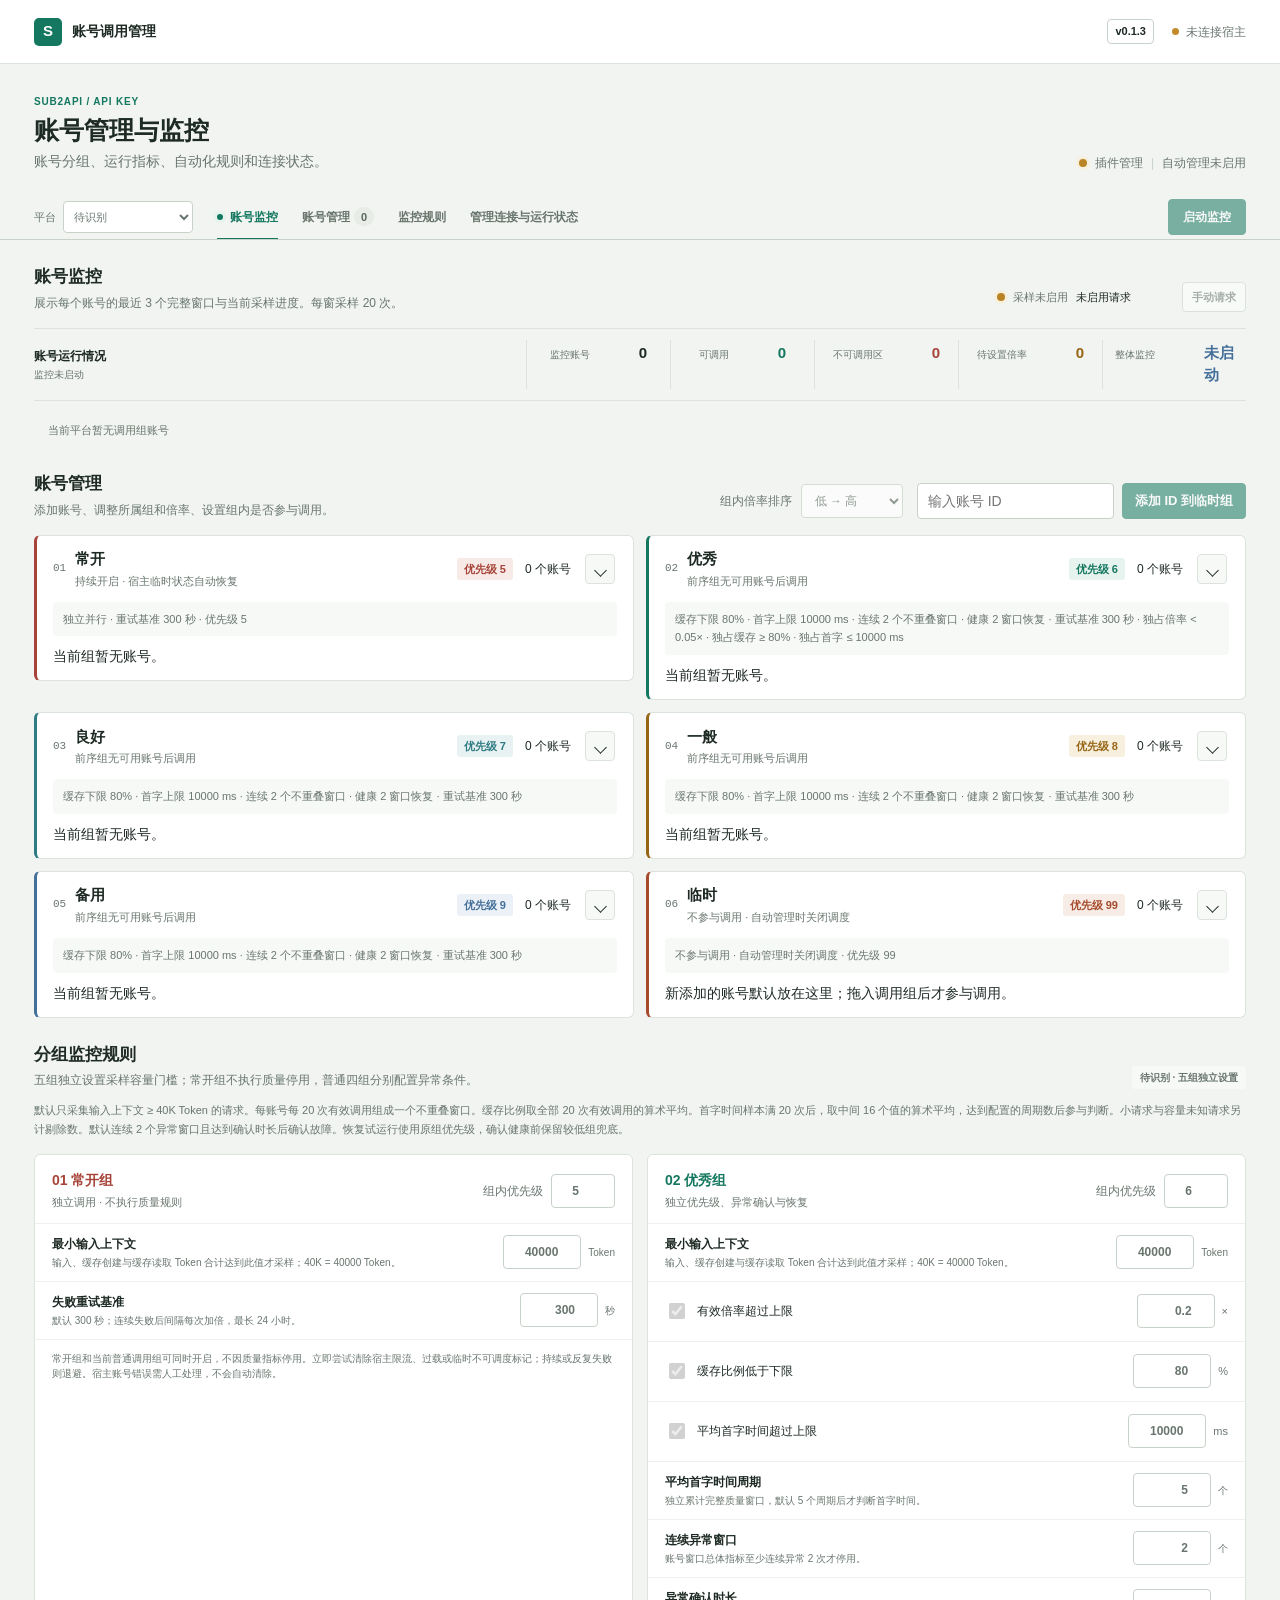
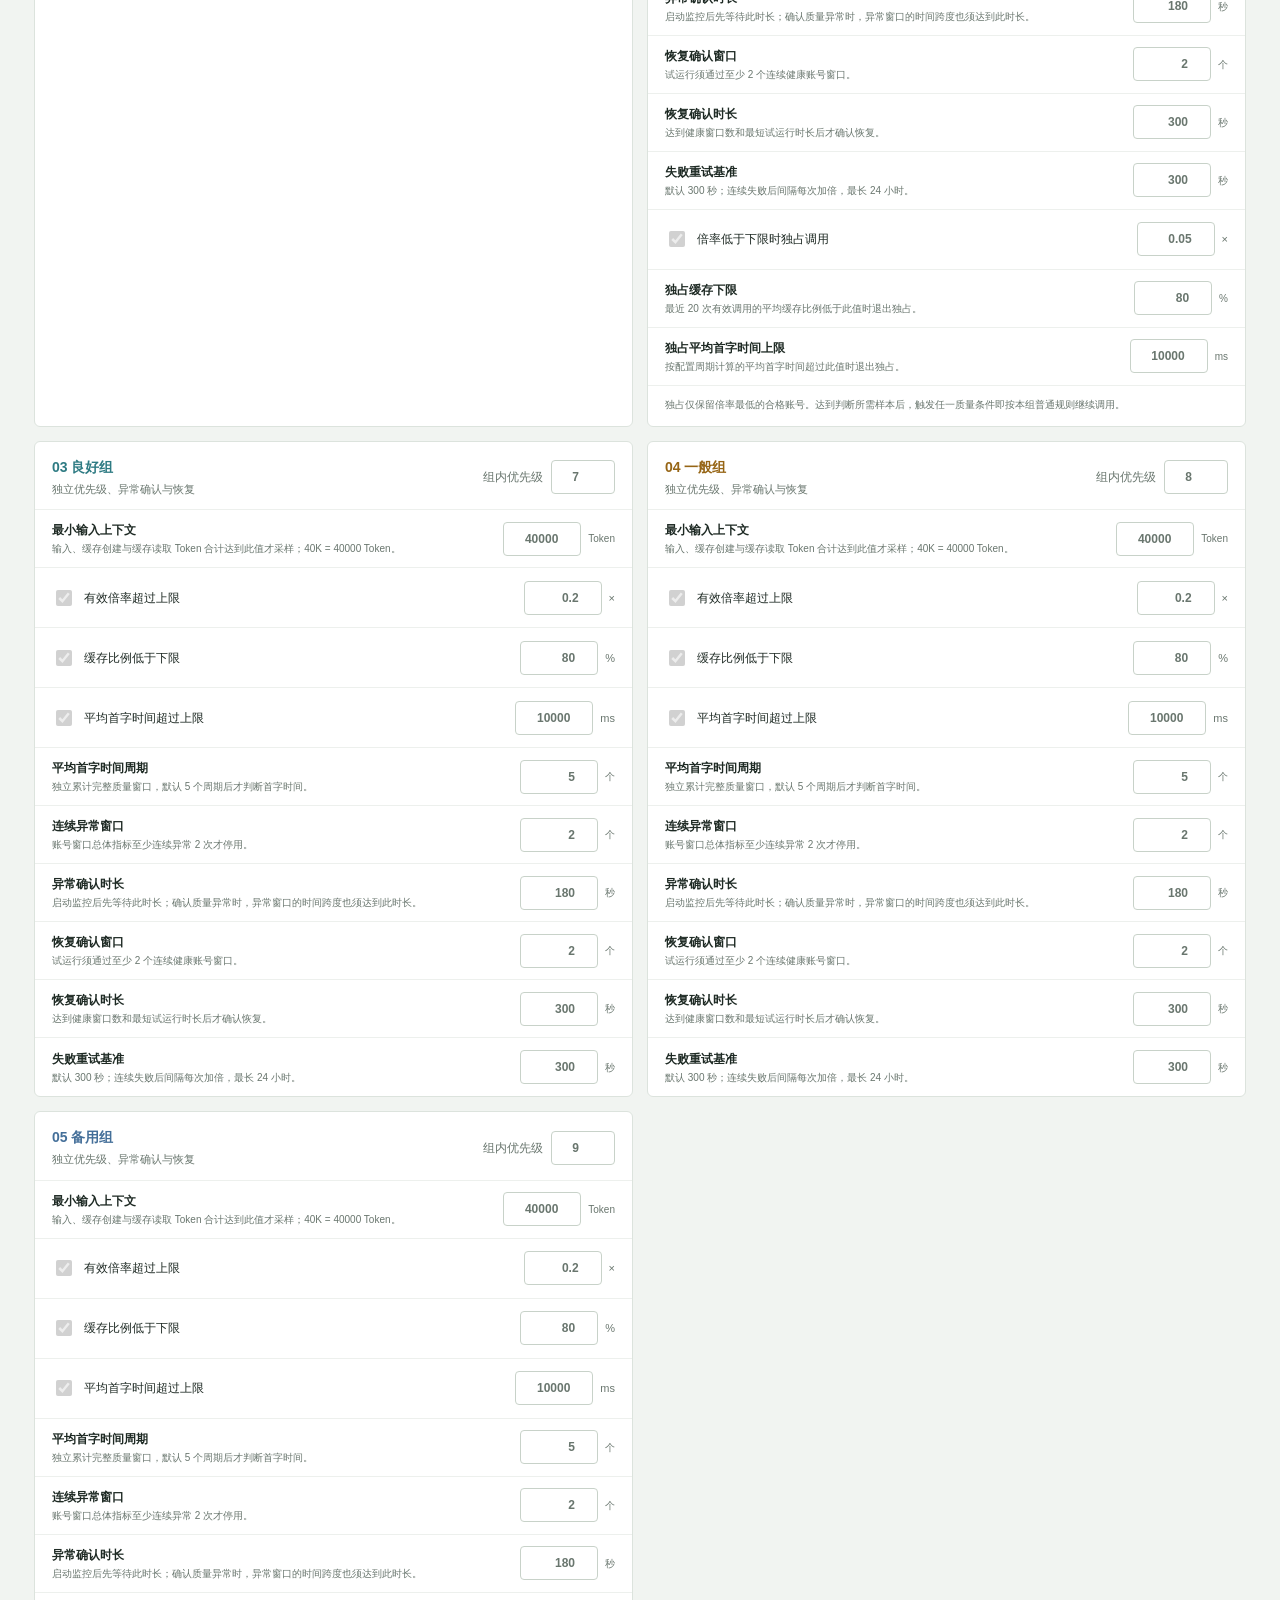
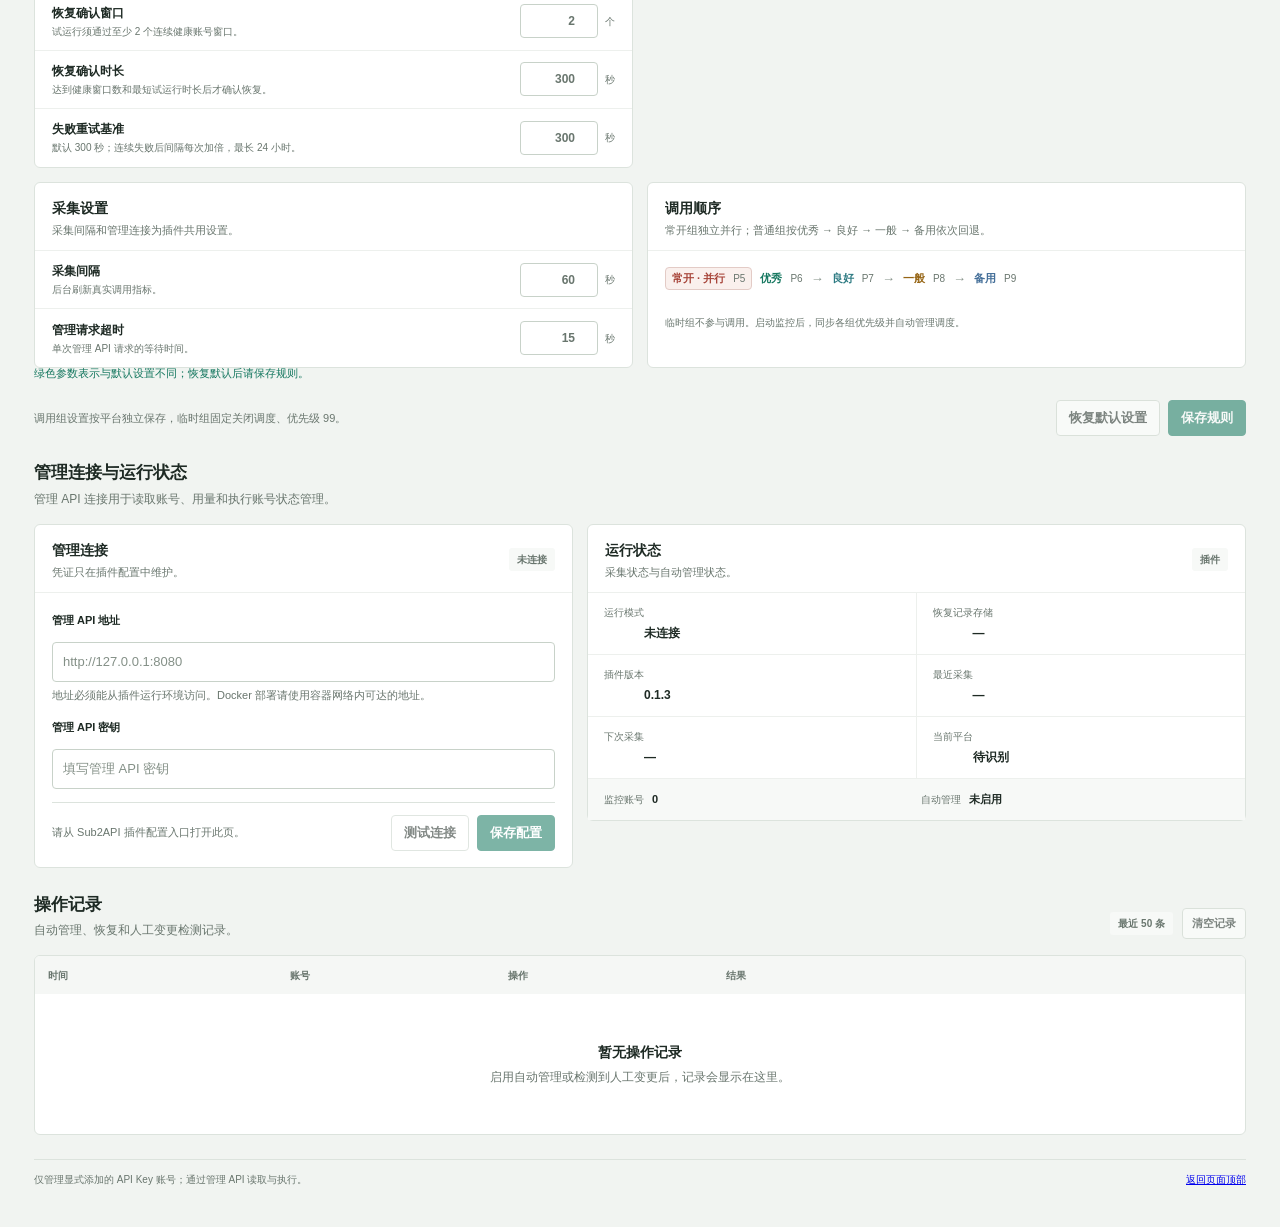
<file: ui/index.html>
<!doctype html>
<html lang="zh-CN">
<head>
  <meta charset="utf-8">
  <meta name="viewport" content="width=device-width, initial-scale=1">
  <meta name="color-scheme" content="light">
  <title>账号调用管理</title>
  <link rel="icon" href="data:,">
  <link rel="stylesheet" href="assets/styles.css">
  <script src="assets/app.js" defer></script>
</head>
<body>
  <div class="shell">
    <header class="topbar" id="top">
      <a class="brand" href="#top" aria-label="账号管理与监控首页">
        <span class="brand-mark">S</span>
        <span>账号调用管理</span>
      </a>
      <div class="topbar-right">
        <span class="version-label" id="top-version">v0.1.3</span>
        <span class="preview-tag"><span class="preview-dot"></span><span id="bridge-state">正在连接宿主</span></span>
      </div>
    </header>

    <main>
      <section class="intro">
        <div>
          <div class="eyebrow">SUB2API / API KEY</div>
          <h1>账号管理与监控</h1>
          <p class="lede">账号分组、运行指标、自动化规则和连接状态。</p>
        </div>
        <div class="runtime-state"><span class="state-indicator"></span><span>插件管理</span><span class="separator">|</span><span id="automation-status">待设置账号倍率</span></div>
      </section>
      <p id="action-message" class="inline-error" role="status" aria-live="polite" hidden></p>

      <nav class="section-nav" aria-label="页面目录">
        <div class="section-nav-links">
          <label class="platform-switch">平台 <select id="platform-select" aria-label="平台种类"><option value="unknown">待识别</option></select></label>
          <a class="active" aria-current="page" href="#view-monitor">账号监控</a>
          <a href="#view-groups">账号管理 <span class="tab-count" id="account-count">0</span></a>
          <a href="#view-rules">监控规则</a>
          <a href="#view-connection">管理连接与运行状态</a>
        </div>
        <button class="automation-action is-off" id="automation-toggle" type="button" disabled title="先保存管理连接并添加账号">启动监控</button>
      </nav>

      <section class="view" id="view-groups" aria-labelledby="groups-heading">
        <div class="view-heading">
          <div><h2 id="groups-heading">账号管理</h2><p>添加账号、调整所属组和倍率、设置组内是否参与调用。</p></div>
          <div class="group-view-actions">
            <div class="sort-control"><span>组内倍率排序</span><select id="sort-direction" aria-label="组内倍率排序方向"><option value="asc">低 → 高</option><option value="desc">高 → 低</option></select></div>
            <div id="add-account-form" class="add-account-form">
              <label class="sr-only" for="new-account-id">账号 ID</label>
              <input id="new-account-id" name="account_id" inputmode="numeric" pattern="[0-9]+" placeholder="输入账号 ID" aria-describedby="add-account-error" disabled>
              <button class="button primary" id="add-account-button" type="button" disabled>添加 ID 到临时组</button>
            </div>
          </div>
        </div>
        <p class="inline-error" id="add-account-error" role="status" hidden></p>

        <div id="groups-list" class="groups-list" aria-live="polite"></div>
      </section>

      <section class="view" id="view-monitor" aria-labelledby="monitor-heading">
        <div class="view-heading">
          <div><h2 id="monitor-heading">账号监控</h2><p>展示每个账号的最近 3 个完整窗口与当前采样进度。每窗采样 20 次。</p></div>
          <div class="monitor-refresh"><span class="state-indicator"></span><span id="monitor-poll-label">采样未启用</span><span id="monitor-countdown" class="monitor-countdown">未启用请求</span><button id="manual-poll" class="button manual-poll-button" type="button" disabled>手动请求</button></div>
        </div>
        <section class="account-overview" aria-labelledby="account-overview-heading">
          <div class="overview-heading"><h3 id="account-overview-heading">账号运行情况</h3><span id="overview-reason">监控未启动</span></div>
          <dl class="overview-metrics">
            <div class="overview-stat"><dt>监控账号</dt><dd id="overview-total">0</dd></div>
            <div class="overview-stat callable"><dt>可调用</dt><dd id="overview-callable">0</dd></div>
            <div class="overview-stat exceptional"><dt>不可调用区</dt><dd id="overview-exception">0</dd></div>
            <div class="overview-stat needs-rate"><dt>待设置倍率</dt><dd id="overview-needs-rate">0</dd></div>
            <div class="overview-stat overall"><dt>整体监控</dt><dd id="overview-state">未启动</dd></div>
          </dl>
        </section>
        <div class="route-strip" aria-label="当前调用组与顺序" hidden>
          <span class="route-label">调用顺序</span>
          <div id="route-order" class="route-order"></div>
        </div>
        <p id="monitor-empty" class="monitor-group-empty">当前平台暂无调用组账号</p>
        <div id="monitor-group-list" class="monitor-group-list"></div>
        <template id="monitor-table-template">
          <div class="monitor-table-frame">
            <table class="account-table monitor-table">
              <thead><tr><th scope="col">账号</th><th scope="col">采用倍率</th><th scope="col">调度情况</th><th scope="col">当前进度</th><th scope="col">缓存比例</th><th scope="col">平均首字时间</th><th scope="col">运行状态</th></tr></thead>
              <tbody></tbody>
            </table>
          </div>
        </template>
      </section>

      <section class="view" id="view-rules" aria-labelledby="rules-heading">
        <div class="view-heading"><div><h2 id="rules-heading">分组监控规则</h2><p>五组独立设置采样容量门槛；常开组不执行质量停用，普通四组分别配置异常条件。</p></div><span class="runtime-pill" id="rules-platform">五组独立设置</span></div>
        <p class="rules-sampling-note">默认只采集输入上下文 ≥ 40K Token 的请求。每账号每 20 次有效调用组成一个不重叠窗口。缓存比例取全部 20 次有效调用的算术平均。首字时间样本满 20 次后，取中间 16 个值的算术平均，达到配置的周期数后参与判断。小请求与容量未知请求另计剔除数。默认连续 2 个异常窗口且达到确认时长后确认故障。恢复试运行使用原组优先级，确认健康前保留较低组兜底。</p>
        <div class="rule-layout group-rules-list" id="group-rules-list"></div>
        <div class="rule-layout shared-rules">
          <section class="rule-section">
            <div class="rule-section-head"><div><h3>采集设置</h3><p>采集间隔和管理连接为插件共用设置。</p></div></div>
            <div class="setting-row setting-row-input"><div><strong>采集间隔</strong><span>后台刷新真实调用指标。</span></div><div class="unit-input"><input id="poll-seconds" type="number" min="15" max="3600" value="60"><span>秒</span></div></div>
            <div class="setting-row setting-row-input"><div><strong>管理请求超时</strong><span>单次管理 API 请求的等待时间。</span></div><div class="unit-input"><input id="timeout-seconds" type="number" min="3" max="120" value="15"><span>秒</span></div></div>
          </section>
          <section class="rule-section"><div class="rule-section-head"><div><h3>调用顺序</h3><p>常开组独立并行；普通组按优秀 → 良好 → 一般 → 备用依次回退。</p></div></div><div class="flow-steps" id="flow-steps"></div><p class="rule-footnote">临时组不参与调用。启动监控后，同步各组优先级并自动管理调度。</p></section>
        </div>
        <p class="rules-sampling-note rule-customized-note">绿色参数表示与默认设置不同；恢复默认后请保存规则。</p>
        <div class="preview-actions"><p id="save-message" role="status">调用组设置按平台独立保存，临时组固定关闭调度、优先级 99。</p><div class="rule-actions"><button id="reset-rules" type="button" class="button" title="恢复当前平台五个分组的默认规则和优先级，保存后生效">恢复默认设置</button><button id="save-rules" type="button" class="button primary">保存规则</button></div></div>
      </section>

      <section class="view" id="view-connection" aria-labelledby="connection-heading">
        <div class="view-heading"><div><h2 id="connection-heading">管理连接与运行状态</h2><p>管理 API 连接用于读取账号、用量和执行账号状态管理。</p></div></div>
        <div class="connection-layout">
          <section class="rule-section">
            <div class="rule-section-head"><div><h3>管理连接</h3><p>凭证只在插件配置中维护。</p></div><span class="connection-badge">未连接</span></div>
            <div class="connection-fields">
              <label class="field-label" for="admin-url">管理 API 地址</label>
              <input id="admin-url" type="url" placeholder="http://127.0.0.1:8080" autocomplete="url">
              <p class="field-help">地址必须能从插件运行环境访问。Docker 部署请使用容器网络内可达的地址。</p>
              <label class="field-label" for="admin-api-key">管理 API 密钥</label>
              <input id="admin-api-key" type="password" placeholder="填写管理 API 密钥" autocomplete="new-password">
            <div class="connection-actions"><span id="connection-message" role="status">等待宿主连接。</span><div class="button-group"><button id="test-connection" type="button" class="button">测试连接</button><button id="save-config" type="button" class="button primary">保存配置</button></div></div>
            </div>
          </section>
          <section class="rule-section runtime-section">
            <div class="rule-section-head"><div><h3>运行状态</h3><p>采集状态与自动管理状态。</p></div><span class="runtime-pill">插件</span></div>
            <dl class="runtime-grid">
              <div><dt>运行模式</dt><dd id="runtime-mode">未连接</dd></div>
              <div><dt>恢复记录存储</dt><dd id="runtime-storage">—</dd></div>
              <div><dt>插件版本</dt><dd id="runtime-version">0.1.3</dd></div>
              <div><dt>最近采集</dt><dd id="runtime-last-poll">—</dd></div>
              <div><dt>下次采集</dt><dd id="runtime-next-poll">—</dd></div>
              <div><dt>当前平台</dt><dd id="runtime-platform">—</dd></div>
            </dl>
            <div class="runtime-footer"><span>监控账号</span><strong id="runtime-account-count">0</strong><span>自动管理</span><strong id="runtime-automation-state">未启用</strong></div>
          </section>
        </div>
      </section>

      <section class="view" id="view-events" aria-labelledby="events-heading">
        <div class="view-heading"><div><h2 id="events-heading">操作记录</h2><p>自动管理、恢复和人工变更检测记录。</p></div><div class="event-heading-actions"><span class="runtime-pill">最近 50 条</span><button class="button event-clear-button" id="event-clear" type="button" disabled>清空记录</button></div></div>
        <div class="event-table-frame">
          <table class="event-table">
            <thead><tr><th scope="col">时间</th><th scope="col">账号</th><th scope="col">操作</th><th scope="col">结果</th></tr></thead>
            <tbody id="event-rows"></tbody>
          </table>
          <div class="empty-state" id="event-empty"><strong>暂无操作记录</strong><span>启用自动管理或检测到人工变更后，记录会显示在这里。</span></div>
        </div>
        <div class="event-pagination" id="event-pagination" hidden>
          <button class="page-button" id="event-prev" type="button" aria-label="上一页" title="上一页">←</button>
          <span id="event-page-label">第 1 / 1 页</span>
          <button class="page-button" id="event-next" type="button" aria-label="下一页" title="下一页">→</button>
        </div>
      </section>

      <footer class="footer-line"><span>仅管理显式添加的 API Key 账号；通过管理 API 读取与执行。</span><a href="#top">返回页面顶部</a></footer>
    </main>
  </div>
  <textarea id="account-ids" hidden></textarea>
  <input id="automation-enabled" type="checkbox" hidden>
  <input id="collect-cache" type="checkbox" checked hidden>
  <input id="window-minutes" type="hidden" value="15">
  <input id="rate-source" type="hidden" value="account">
  <input id="max-rate-multiplier" type="hidden" value="0">
  <input id="min-cache-percent" type="hidden" value="80">
  <input id="min-requests" type="hidden" value="20">
  <input id="recovery-samples" type="hidden" value="3">
  <input id="cooldown-seconds" type="hidden" value="300">
  <input id="action" type="hidden" value="deprioritize">
  <input id="priority-penalty" type="hidden" value="10">

  <dialog id="account-dialog" class="account-dialog">
    <form id="account-edit-form" novalidate>
      <div class="dialog-head"><div><div class="eyebrow">账号信息</div><h2 id="dialog-title">编辑账号</h2></div><button class="icon-close" type="button" data-close-dialog aria-label="关闭">×</button></div>
      <div class="identity-block"><div class="avatar-mark" id="dialog-avatar">A</div><div><strong id="dialog-name"></strong><span id="dialog-meta"></span></div><span class="status-pill" id="dialog-status"></span></div>
      <label class="field-label" for="edit-group">调用分组</label>
      <select id="edit-group" name="group_id"></select>
      <fieldset class="rate-fieldset"><legend>倍率方式</legend>
        <label class="radio-option"><input type="radio" name="rate_mode" value="upstream"><span><strong>读取上游倍率</strong><small id="dialog-upstream">当前上游倍率：—</small></span></label>
        <label class="radio-option"><input type="radio" name="rate_mode" value="fixed"><span><strong>使用固定倍率</strong><small>手动设置并使用此倍率</small></span></label>
        <div class="unit-input fixed-rate-input"><input id="edit-fixed-rate" aria-label="固定倍率" type="number" min="0" max="1000000" step="0.01" placeholder="填写固定倍率"><span>×</span></div>
        <p class="dialog-error" id="edit-rate-error" role="status" hidden>选择固定倍率时，必须填写有效倍率。</p>
      </fieldset>
      <div class="dialog-actions"><button class="button" type="button" data-close-dialog>取消</button><button class="button primary" id="edit-save-button" type="button">保存修改</button></div>
    </form>
  </dialog>
  <dialog id="runtime-detail-dialog" class="account-dialog runtime-detail-dialog" aria-labelledby="runtime-detail-title">
    <section class="runtime-detail-panel">
      <div class="dialog-head"><div><div class="eyebrow">运行详情</div><h2 id="runtime-detail-title">账号运行状态</h2></div><button class="icon-close" type="button" data-close-runtime aria-label="关闭">×</button></div>
      <div class="identity-block"><div class="avatar-mark" id="runtime-detail-avatar">A</div><div><strong id="runtime-detail-name"></strong><span id="runtime-detail-meta"></span></div><span class="runtime-detail-status" id="runtime-detail-status"></span></div>
      <dl class="runtime-detail-grid">
        <div><dt>所属调用组</dt><dd id="runtime-detail-group"></dd></div>
        <div><dt>宿主可调用性</dt><dd id="runtime-detail-host"></dd></div>
        <div><dt>当前倍率</dt><dd id="runtime-detail-rate"></dd></div>
        <div><dt>当前 / 配置优先级</dt><dd id="runtime-detail-priority"></dd></div>
        <div><dt>缓存样本</dt><dd id="runtime-detail-cache"></dd></div>
        <div><dt>首字时间样本</dt><dd id="runtime-detail-ttft"></dd></div>
        <div><dt>采样门槛</dt><dd id="runtime-detail-filter"></dd></div>
        <div hidden><dt>恢复阶段</dt><dd id="runtime-detail-recovery"></dd></div>
        <div><dt>错误请求（502 等）</dt><dd id="runtime-detail-error-requests"></dd></div>
      </dl>
      <dl class="runtime-detail-grid" id="runtime-diagnostics" hidden>
        <div><dt>状态开始时间</dt><dd id="runtime-detail-status-since"></dd></div>
        <div><dt>失败类型</dt><dd id="runtime-detail-failure-kind"></dd></div>
        <div><dt>累计故障 / 临时异常</dt><dd id="runtime-detail-failure-counts"></dd></div>
        <div><dt>恢复尝试 / 失败</dt><dd id="runtime-detail-recovery-counts"></dd></div>
        <div><dt>最近故障</dt><dd id="runtime-detail-last-failure"></dd></div>
        <div><dt>最近恢复尝试</dt><dd id="runtime-detail-last-attempt"></dd></div>
        <div><dt>下次重试</dt><dd id="runtime-detail-next-retry"></dd></div>
        <div><dt>重试退避等级</dt><dd id="runtime-detail-degradation"></dd></div>
        <div><dt>试运行开始</dt><dd id="runtime-detail-recovery-start"></dd></div>
        <div><dt>试运行截止</dt><dd id="runtime-detail-recovery-deadline"></dd></div>
        <div><dt>质量窗口进度</dt><dd id="runtime-detail-quality-windows"></dd></div>
      </dl>
      <section class="runtime-account-events" aria-labelledby="runtime-account-events-heading">
        <h3 id="runtime-account-events-heading">最近 5 条操作</h3>
        <ol id="runtime-account-events"></ol>
        <p id="runtime-account-events-empty" class="runtime-scan-note">暂无操作记录</p>
      </section>
      <section class="runtime-quality" id="runtime-quality" aria-labelledby="runtime-quality-heading" hidden>
        <h3 id="runtime-quality-heading">最近 3 个采样窗口</h3>
        <p class="runtime-scan-note">缓存比例取全部有效调用的均值。首字时间满 20 个样本后取中间 16 个值的均值。</p>
        <p class="runtime-scan-note" id="runtime-quality-scan-limit" hidden>已达本轮扫描上限，部分窗口可能未列出。</p>
        <ol id="runtime-quality-windows"></ol>
        <p class="runtime-scan-note" id="runtime-quality-empty">暂无已完成窗口</p>
        <details id="runtime-quality-current" hidden>
          <summary id="runtime-quality-current-summary">当前采样</summary>
          <ol id="runtime-quality-current-windows"></ol>
        </details>
      </section>
      <div class="runtime-detail-note"><strong>状态说明</strong><p id="runtime-detail-reason"></p></div>
      <div class="runtime-detail-note sync-error" id="runtime-sync-error" hidden><strong>采集 / 同步错误</strong><p id="runtime-detail-error"></p></div>
      <div class="dialog-actions"><button class="button" type="button" data-close-runtime>关闭</button></div>
    </section>
  </dialog>
  <dialog id="delete-account-dialog" class="delete-account-dialog">
    <form id="delete-account-form">
      <div class="dialog-head"><div><h2 id="delete-account-title">删除监控账号</h2></div><button class="icon-close" type="button" data-close-delete aria-label="关闭">×</button></div>
      <p class="delete-account-copy">此操作只会从插件监控列表删除此账号，不会删除 Sub2API 中的源账号。</p>
      <div class="dialog-actions"><button class="button" type="button" data-close-delete>取消</button><button class="button danger-action" id="delete-account-confirm" type="button">删除账号</button></div>
    </form>
  </dialog>
  <dialog id="clear-events-dialog" class="delete-account-dialog">
    <div class="clear-events-panel">
      <div class="dialog-head"><div><h2>清空操作记录</h2></div><button class="icon-close" type="button" data-close-clear aria-label="关闭">×</button></div>
      <p class="delete-account-copy">仅清空插件页面中的操作记录，不会更改账号优先级、调度状态或恢复记录。</p>
      <div class="dialog-actions"><button class="button" type="button" data-close-clear>取消</button><button class="button danger-action" id="clear-events-confirm" type="button">清空记录</button></div>
    </div>
  </dialog>
</body>
</html>
</file>
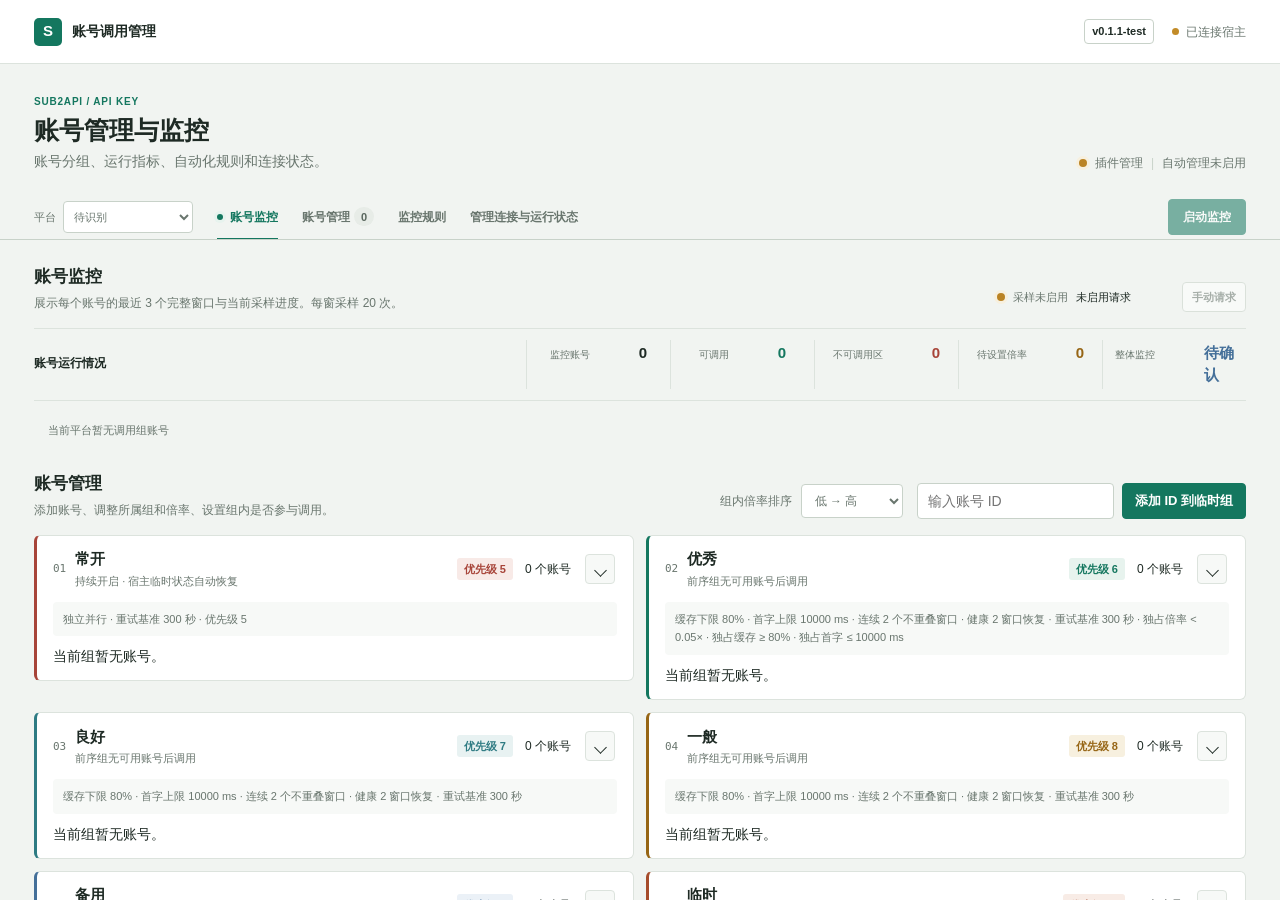
<file: tests/ui-harness.html>
<!doctype html>
<html lang="zh-CN"><head><meta charset="utf-8"><meta name="viewport" content="width=device-width,initial-scale=1"><title>仅测试：插件 Bridge 宿主</title><link rel="icon" href="data:,"><style>body{margin:0}iframe{display:block;width:100%;height:100vh;border:0}</style></head>
<body><iframe id="plugin" title="测试用插件配置" sandbox="allow-scripts"></iframe>
<script>
'use strict';
// Test fixtures only. This harness is not included in the production ui/ assets.
window.mock = {
  requests: [], holdTypes: [], rejectTypes: [], omitTestSnapshot: false, config: { upstream_rates_enabled: false,
    group_rules: { excellent: { min_requests: 1, trigger_samples: 1, recovery_samples: 1 } } },
  snapshot: { version: '0.1.1-test', hostname: 'test-executor-01', mode: 'unconfigured', storage_ready: true,
    sampling_since: '2026-11-18T00:00:00Z', polling: false,
    last_poll: '', next_poll: '', error: '', accounts: [], events: [] },
};
// Completed windows are supplied by the runtime, not reconstructed from polls.
window.qualityWindow = (window_end, values = {}) => ({
  window_start: new Date(Date.parse(window_end) - 90000).toISOString(),
  window_end,
  recorded_at: new Date(Date.parse(window_end) + 5000).toISOString(),
  requests: 20, min_input_tokens: 40000, excluded_small_requests: 0, excluded_unknown_requests: 0,
  cache_ratio: .91, average_first_token_ms: 960, first_token_samples: 20, result: 'healthy', reason: '',
  ...values,
});
const frame = document.getElementById('plugin');
window.respond = (request, payload) => frame.contentWindow.postMessage({ source: 'sub2api-plugin-host',
  bridge_token: 'ui-test-token', request_id: request.request_id, type: `${request.type}.result`, ok: true, ...payload }, '*');
window.addEventListener('message', (event) => {
  const message = event.data;
  if (event.source !== frame.contentWindow || !message || message.source !== 'sub2api-plugin-ui' || message.bridge_token !== 'ui-test-token') return;
  window.mock.requests.push(message);
  if (!message.request_id || window.mock.holdTypes.includes(message.type)) return;
  if (window.mock.rejectTypes.includes(message.type)) { window.respond(message, { ok: false, error: 'ui-secret-canary: permission denied' }); return; }
  if (message.type === 'config.load') window.respond(message, { config: window.mock.config });
  if (message.type === 'config.save') { window.mock.config = message.config; window.respond(message, { config: message.config }); }
  if (message.type === 'config.test') {
    if (window.mock.config.automation_enabled) {
      window.mock.snapshot.polling = true;
      window.mock.snapshot.next_poll = null;
    }
    window.respond(message, { result: { success: true, message: 'ui-secret-canary',
      ...(window.mock.omitTestSnapshot ? {} : { status_json: JSON.stringify(window.mock.snapshot) }) } });
  }
  if (message.type === 'plugin.status') window.respond(message, { result: { healthy: true, message: 'ui-secret-canary', status_json: JSON.stringify(window.mock.snapshot) } });
});
frame.src = `../ui/index.html?run=${Date.now()}#bridge_token=ui-test-token`;
</script></body></html>
</file>
<file: ui/assets/styles.css>
:root {
  color-scheme: light;
  --page: #f1f4f1;
  --surface: #ffffff;
  --surface-alt: #f7f9f7;
  --ink: #1e2a24;
  --muted: #69766e;
  --line: #dce3dd;
  --line-strong: #c8d2c9;
  --green: #14775f;
  --green-soft: #e7f3ee;
  --teal: #2e7b83;
  --teal-soft: #e8f2f2;
  --gold: #966515;
  --gold-soft: #f7f0df;
  --orange: #a64c2c;
  --orange-soft: #f8ece6;
  --blue: #446f99;
  --blue-soft: #ebf1f7;
  --danger: #a74439;
  --danger-soft: #f8eae7;
  --radius: 6px;
  --font: -apple-system, BlinkMacSystemFont, "Segoe UI", "Microsoft YaHei", sans-serif;
}

* { box-sizing: border-box; }
html, body { min-width: 320px; margin: 0; overflow-x: clip; }
body { color: var(--ink); background: var(--page); font: 14px/1.5 var(--font); }
button, input, select { font: inherit; }
button, input, select { color: inherit; }
button { cursor: pointer; }
button:focus-visible, input:focus-visible, select:focus-visible { outline: 3px solid #82b7a1; outline-offset: 2px; }
button:disabled { cursor: not-allowed; opacity: .55; }
[hidden] { display: none !important; }

.shell { min-height: 100vh; }
.topbar { height: 64px; padding: 0 34px; display: flex; align-items: center; justify-content: space-between; border-bottom: 1px solid var(--line); background: var(--surface); }
.brand { display: inline-flex; align-items: center; gap: 10px; color: var(--ink); font-weight: 650; text-decoration: none; }
.brand-mark { width: 28px; height: 28px; display: grid; place-items: center; border-radius: 5px; color: white; background: var(--green); font-size: 15px; font-weight: 700; }
.topbar-right { display: flex; align-items: center; gap: 18px; }
.version-label { padding: 3px 7px; border: 1px solid var(--line-strong); border-radius: 4px; color: var(--ink); font-size: 11px; font-weight: 700; font-variant-numeric: tabular-nums; }
.preview-tag { display: inline-flex; align-items: center; gap: 7px; color: var(--muted); font-size: 12px; }
.preview-dot { width: 7px; height: 7px; background: #c28b28; border-radius: 50%; }
.button { min-height: 36px; padding: 7px 12px; border: 1px solid var(--line-strong); border-radius: 4px; background: var(--surface); font-size: 13px; font-weight: 600; }
.button:hover { background: var(--surface-alt); }
.button.primary { border-color: var(--green); background: var(--green); color: white; }
.button.primary:hover { background: #0f654f; }
.automation-action { min-height: 36px; padding: 6px 14px; border: 1px solid transparent; border-radius: 4px; font-size: 12px; font-weight: 750; white-space: nowrap; }
.automation-action.is-on { border-color: #b66a4c; background: var(--orange-soft); color: #8d3f24; }
.automation-action.is-on:hover { background: #f3dfd6; }
.automation-action.is-off { border-color: var(--green); background: var(--green); color: white; }
.automation-action.is-off:hover { background: #0f654f; }

main { display: flex; flex-direction: column; width: min(1440px, 100%); margin: 0 auto; padding: 30px 34px 40px; }
main > .intro { order: 0; }
main > #action-message { order: 1; }
main > .section-nav { order: 2; }
main > #view-monitor { order: 3; }
main > #view-groups { order: 4; }
main > #view-rules { order: 5; }
main > #view-connection { order: 6; }
main > #view-events { order: 7; }
main > .footer-line { order: 8; }
.intro { display: flex; align-items: flex-end; justify-content: space-between; gap: 24px; padding-bottom: 22px; }
.eyebrow { color: var(--green); font-size: 10px; font-weight: 750; letter-spacing: .08em; }
h1, h2, h3, p { margin: 0; }
h1 { margin-top: 6px; font-size: 25px; line-height: 1.25; font-weight: 660; }
.lede { margin-top: 5px; color: var(--muted); }
.runtime-state { display: flex; align-items: center; gap: 8px; color: var(--muted); font-size: 12px; white-space: nowrap; }
.state-indicator { width: 8px; height: 8px; border-radius: 50%; background: #ba8324; box-shadow: 0 0 0 3px var(--gold-soft); }
.separator { color: var(--line-strong); }

.section-nav { position: sticky; top: 0; z-index: 5; display: flex; gap: 24px; align-items: center; min-height: 45px; margin: 0 -34px; padding: 0 34px; border-bottom: 1px solid var(--line-strong); background: color-mix(in srgb, var(--page) 94%, transparent); backdrop-filter: blur(8px); }
.section-nav-links { display: flex; flex: 1; min-width: 0; align-items: center; gap: inherit; overflow-x: auto; overflow-y: hidden; }
.section-nav-links > * { flex-shrink: 0; }
.section-nav a { display: inline-flex; position: relative; align-items: center; height: 45px; color: var(--muted); font-size: 12px; font-weight: 650; text-decoration: none; white-space: nowrap; }
.section-nav a:hover { color: var(--green); }
.section-nav a.active { color: var(--green); }
.section-nav a.active::before { width: 6px; height: 6px; margin-right: 7px; border-radius: 50%; content: ""; background: var(--green); box-shadow: 0 0 0 3px var(--green-soft); }
.section-nav a.active::after { position: absolute; right: 0; bottom: -1px; left: 0; height: 2px; content: ""; background: var(--green); }
.section-nav .tab-count { vertical-align: middle; }
.section-nav .automation-action { flex: 0 0 auto; }
.platform-switch { display: flex; align-items: center; gap: 7px; flex: 0 0 auto; font-size: 11px; color: var(--muted); }
.platform-switch select { max-width: 155px; height: 32px; padding: 4px 6px; border: 1px solid var(--line-strong); border-radius: 4px; background: var(--surface); }
.view { scroll-margin-top: 60px; }
.rules-sampling-note { margin: -4px 0 16px; color: var(--muted); font-size: 11px; line-height: 1.7; }
.group-rule-card { border-top: 3px solid var(--group-color); }
.group-rule-card .rule-section-head h3 { color: var(--group-color); }
.shared-rules { margin-top: 14px; }
.button-group { display: flex; align-items: center; gap: 8px; }
.monitor-refresh { display: flex; align-items: center; justify-content: flex-end; flex-wrap: wrap; gap: 8px; color: var(--muted); font-size: 11px; }
.monitor-countdown { min-width: 98px; color: var(--ink); font-variant-numeric: tabular-nums; white-space: nowrap; }
.manual-poll-button { min-height: 30px; padding: 4px 9px; font-size: 11px; }
.monitor-group-list { display: grid; gap: 14px; }
.monitor-group-card { min-width: 0; overflow: hidden; border: 1px solid var(--line); border-left: 3px solid var(--group-color); border-radius: var(--radius); background: var(--surface); }
.monitor-group-card > header { display: flex; justify-content: space-between; align-items: center; gap: 8px; padding: 10px 14px; background: var(--group-soft); color: var(--group-color); }
.monitor-group-card > header h3 { font-size: 14px; }
.monitor-group-card > header span { font-size: 11px; }
.monitor-group-empty { margin: 0; padding: 9px 14px; color: var(--muted); font-size: 11px; }
.monitor-table-frame { overflow-x: auto; }
.monitor-table { min-width: 950px; table-layout: fixed; }
.monitor-table th:nth-child(1) { width: 16%; }
.monitor-table th:nth-child(2) { width: 10%; }
.monitor-table th:nth-child(3) { width: 9%; }
.monitor-table th:nth-child(4) { width: 16%; }
.monitor-table th:nth-child(5) { width: 15%; }
.monitor-table th:nth-child(6) { width: 14%; }
.monitor-table th:nth-child(7) { width: 20%; }
.schedule-state { display: inline-block; padding: 3px 6px; border-radius: 4px; font-size: 11px; line-height: 1.5; font-weight: 650; white-space: nowrap; }
.schedule-state.enabled { background: var(--green-soft); color: var(--green); }
.schedule-state.disabled { background: #edf0ed; color: #69766e; }
.schedule-state.pending { background: var(--gold-soft); color: var(--gold); }
.monitor-identity { display: grid; gap: 2px; overflow-wrap: anywhere; }
.monitor-identity strong { font-size: 12px; font-weight: 630; }
.monitor-identity small { color: var(--muted); font-size: 10px; }
.monitor-cache { display: flex; align-items: center; gap: 9px; min-width: 0; }
.monitor-cache > strong { min-width: 35px; font-size: 12px; }
.monitor-cache.unknown { color: var(--muted); }
.monitor-sample { color: var(--muted); white-space: nowrap; font-size: 11px; }
.monitor-table td:nth-child(5), .monitor-table td:nth-child(6) { white-space: normal; }
.monitor-window-row td[rowspan] { vertical-align: top; }
.monitor-window-cache > small, .monitor-window-sample > small { display: block; margin: 2px 0; color: var(--muted); font-size: 10px; line-height: 1.35; white-space: normal; overflow-wrap: anywhere; }
.monitor-window-label { display: block; margin-bottom: 2px; color: var(--muted); font-size: 10px; }
.monitor-window-label.healthy { color: var(--green); }
.monitor-window-label.abnormal { color: var(--danger); }
.monitor-window-ttft { white-space: normal; }
.monitor-window-ttft .monitor-window-label, .monitor-window-ttft > span { display: block; }
.monitor-window-time { display: block; margin-bottom: 2px; color: var(--muted); font-size: 10px; }
.monitor-window-sample { white-space: normal; line-height: 1.45; }
.monitor-window-sample > span { display: block; }
.monitor-current-progress > span { display: block; }
.monitor-history-toggle { margin-top: 5px; padding: 2px 0; border: 0; background: transparent; color: var(--green); font: inherit; font-size: 10px; cursor: pointer; text-align: left; }
.monitor-history-toggle:hover { text-decoration: underline; }
.monitor-current-sampling { margin-top: 5px; color: var(--muted); font-size: 10px; }
.monitor-current-sampling summary { color: var(--green); cursor: pointer; }
.monitor-current-sampling > small { display: block; margin-top: 2px; }
.monitor-period-cell { vertical-align: top; }
.monitor-period-cell .monitor-window-label { margin: 0; }
.monitor-period-cell .monitor-history-toggle { display: block; margin-top: 5px; }
.monitor-history-row td { background: color-mix(in srgb, var(--surface-alt) 45%, transparent); }
.monitor-status { padding: 4px 7px; border: 1px solid var(--line); border-radius: 4px; background: var(--surface-alt); color: var(--muted); font-size: 11px; white-space: nowrap; }
.monitor-status:hover { text-decoration: underline; }
.monitor-table .monitor-status { max-width: 100%; white-space: normal; overflow-wrap: break-word; text-align: left; line-height: 1.5; }
.monitor-status-label { display: block; }
.monitor-retry-countdown { display: block; margin-top: 3px; font-size: 10px; font-variant-numeric: tabular-nums; }
.monitor-status.calling { background: var(--green-soft); color: var(--green); }
.monitor-status.sampling { background: var(--teal-soft); color: var(--teal); }
.monitor-status.exception, .monitor-status.unavailable, .monitor-status.retrying { background: var(--danger-soft); color: var(--danger); }
.monitor-status.account-error { border-color: #d5aaa4; background: var(--danger-soft); color: var(--danger); }
.monitor-status.manual { border-color: #e1c775; background: var(--gold-soft); color: var(--gold); }
.monitor-status.needs-rate, .monitor-status.pending { background: var(--gold-soft); color: var(--gold); }
.monitor-table .rate-pair { margin: 0; }
.inline-error { margin: 0 0 12px; color: var(--danger); font-size: 12px; }
#action-message:not([hidden]) { padding: 10px 12px; border: 1px solid #e7d3cf; background: var(--danger-soft); }
#action-message.success { border-color: #c6dfd2; background: var(--green-soft); color: var(--green); }
#action-message.error { color: var(--danger); }
#account-ids, #automation-enabled, #rate-source, #max-rate-multiplier, #min-cache-percent, #min-requests, #recovery-samples, #cooldown-seconds, #action, #priority-penalty { display: none; }

.tabs { display: flex; gap: 28px; border-bottom: 1px solid var(--line-strong); }
.tab { position: relative; min-height: 44px; padding: 0 2px 11px; border: 0; background: transparent; color: var(--muted); font-weight: 600; }
.tab:hover { color: var(--ink); }
.tab.active { color: var(--green); }
.tab.active::after { position: absolute; right: 0; bottom: -1px; left: 0; height: 2px; content: ""; background: var(--green); }
.tab-count { display: inline-grid; min-width: 20px; height: 19px; margin-left: 4px; padding: 0 5px; place-items: center; border-radius: 10px; background: #e7ece7; color: #59675e; font-size: 11px; font-weight: 650; }
.tab.active .tab-count { background: var(--green-soft); color: var(--green); }
.view { padding-top: 24px; }
.view-heading { display: flex; align-items: flex-end; justify-content: space-between; gap: 18px; margin-bottom: 16px; }
.view-heading h2 { font-size: 17px; font-weight: 650; }
.view-heading p { margin-top: 4px; color: var(--muted); font-size: 12px; }
.group-view-actions { display: flex; align-items: center; justify-content: flex-end; gap: 14px; min-width: 0; }
.sort-control { display: flex; align-items: center; gap: 9px; color: var(--muted); font-size: 12px; }
.sort-control > span { white-space: nowrap; }
.sort-control select, .filter-field select { height: 34px; padding: 5px 28px 5px 9px; border: 1px solid var(--line-strong); border-radius: 4px; background: var(--surface); }

.route-strip { display: flex; align-items: center; gap: 12px; min-height: 46px; margin: 0 0 12px; padding: 8px 12px; border: 1px solid var(--line); border-radius: var(--radius); background: #edf3ef; }
.route-label { color: var(--muted); font-size: 11px; font-weight: 650; white-space: nowrap; }
.route-order { display: flex; flex: 1; align-items: center; gap: 7px; min-width: 0; overflow-x: auto; scrollbar-width: thin; }
.route-item { display: inline-flex; align-items: center; gap: 6px; color: var(--ink); font-size: 12px; font-weight: 650; white-space: nowrap; }
.route-item:not(.parallel):not(:last-child)::after { content: "›"; margin-left: 2px; color: #89958c; font-size: 18px; font-weight: 400; }
.route-item.parallel, .flow-step.parallel { padding: 2px 6px; border: 1px solid #e3cbc6; border-radius: 4px; background: #faf0ed; }
.route-rank { color: var(--muted); font-size: 10px; font-weight: 500; }

.account-overview { display: flex; align-items: center; justify-content: space-between; gap: 20px; margin: 5px 0 12px; padding: 11px 0; border-top: 1px solid var(--line); border-bottom: 1px solid var(--line); }
.overview-heading { display: grid; gap: 2px; min-width: 130px; }
.overview-heading h3 { font-size: 12px; font-weight: 650; }
.overview-heading span { color: var(--muted); font-size: 10px; }
.overview-metrics { display: grid; grid-template-columns: repeat(5, minmax(82px, 1fr)); width: min(100%, 720px); margin: 0; }
.overview-stat { display: flex; align-items: baseline; justify-content: center; gap: 9px; padding: 2px 12px; border-left: 1px solid var(--line); }
.overview-stat dt { color: var(--muted); font-size: 10px; white-space: nowrap; }
.overview-stat dd { color: var(--ink); font-size: 15px; font-weight: 680; font-variant-numeric: tabular-nums; }
.overview-stat.callable dd { color: var(--green); }
.overview-stat.exceptional dd { color: var(--danger); }
.overview-stat.needs-rate dd { color: var(--gold); }
.overview-stat.overall dd { color: var(--blue); }

.groups-list { display: grid; grid-template-columns: repeat(2, minmax(0, 1fr)); align-items: start; gap: 12px; }
.group-section { border: 1px solid var(--line); border-left: 3px solid var(--group-color, var(--green)); border-radius: var(--radius); background: var(--surface); }
.group-section.drag-over { outline: 2px dashed var(--green); outline-offset: 2px; }
.group-header { display: grid; grid-template-columns: minmax(0, 1fr) auto auto 34px; align-items: center; gap: 12px; min-height: 66px; padding: 10px 16px; }
.group-title { display: flex; align-items: center; gap: 9px; min-width: 0; }
.group-order-number { color: var(--muted); font: 11px/1.2 ui-monospace, Consolas, monospace; }
.group-title h3 { overflow: hidden; font-size: 15px; font-weight: 670; text-overflow: ellipsis; white-space: nowrap; }
.group-title p { margin-top: 2px; color: var(--muted); font-size: 11px; }
.group-badge { display: inline-flex; align-items: center; min-height: 22px; padding: 2px 7px; border-radius: 3px; background: var(--group-soft, var(--green-soft)); color: var(--group-color, var(--green)); font-size: 11px; font-weight: 650; white-space: nowrap; }
.group-priority { display: flex; align-items: center; gap: 8px; min-width: 0; color: var(--muted); font-size: 12px; }
.group-priority input { width: 64px; height: 34px; padding: 5px 7px; border: 1px solid var(--line-strong); border-radius: 4px; background: white; text-align: center; font-weight: 650; }
.group-availability { display: flex; align-items: center; gap: 8px; font-size: 12px; white-space: nowrap; }
.group-actions { display: flex; flex: 0 0 34px; align-items: center; justify-content: center; width: 34px; height: 34px; }
.expand-button { position: relative; flex: 0 0 30px; width: 30px; height: 30px; padding: 0; border: 1px solid var(--line); border-radius: 4px; background: var(--surface-alt); }
.expand-button::before { position: absolute; top: 11px; left: 10px; width: 8px; height: 8px; border-right: 1.5px solid currentColor; border-bottom: 1.5px solid currentColor; content: ""; transform: rotate(45deg); transition: transform .15s ease; }
.expand-button[data-expanded="false"]::before { top: 9px; transform: rotate(-45deg); }
.expand-button:hover { border-color: var(--line); background: var(--surface-alt); color: var(--ink); }
.group-content { padding: 0 16px 13px; }
.group-content[hidden] { display: none; }
.group-settings-summary { margin: 0 16px 10px; padding: 8px 10px; border-radius: 4px; background: var(--surface-alt); color: var(--muted); font-size: 11px; line-height: 1.7; overflow-wrap: anywhere; }
.group-rule-card .rule-section-head { flex-wrap: wrap; }
.account-row.dragging { opacity: .45; }
.account-row { display: grid; grid-template-columns: minmax(0, 1fr) auto auto; align-items: center; gap: 8px 12px; min-height: 54px; padding: 8px 10px; border-top: 1px solid #edf0ed; }
.account-identity { display: flex; align-items: center; gap: 10px; min-width: 0; }
.account-identity > span:last-child { min-width: 0; }
.account-drag-grip { width: 20px; height: 27px; flex: 0 0 auto; display: grid; place-items: center; border-radius: 3px; background: #f0f3f0; color: #758278; cursor: grab; font-size: 15px; }
.account-drag-grip:active { cursor: grabbing; }
.avatar-mark { width: 31px; height: 31px; flex: 0 0 auto; display: grid; place-items: center; border-radius: 5px; background: var(--blue-soft); color: var(--blue); font-size: 11px; font-weight: 750; }
.account-identity strong { display: block; overflow: hidden; font-size: 12px; font-weight: 630; text-overflow: ellipsis; white-space: nowrap; }
.account-identity small { display: block; color: var(--muted); font-size: 10px; }
.rate-pair { display: inline-flex; align-items: baseline; gap: 6px; width: fit-content; min-height: 24px; padding: 3px 7px; border-left: 2px solid currentColor; font-size: 10px; white-space: nowrap; }
.rate-pair strong { font-size: 11px; font-weight: 680; }
.rate-pair.upstream { background: var(--green-soft); color: var(--green); }
.rate-pair.fixed { background: var(--blue-soft); color: var(--blue); }
.rate-pair.default { flex-wrap: wrap; max-width: 100%; background: var(--gold-soft); color: var(--gold); white-space: normal; }
.rate-pair.unknown { background: var(--surface-alt); color: var(--muted); }
.account-actions { display: flex; align-items: center; justify-content: flex-end; gap: 6px; min-width: 0; white-space: nowrap; }
.row-edit, .row-remove { min-height: 30px; padding: 4px 8px; border: 1px solid var(--line); border-radius: 4px; background: white; color: var(--muted); font-size: 11px; }
.row-schedule { min-height: 30px; padding: 4px 8px; border: 1px solid var(--line); border-radius: 4px; background: white; font-size: 11px; }
.row-schedule.on { border-color: #b9dbcb; background: var(--green-soft); color: var(--green); }
.row-schedule.off { border-color: var(--line-strong); background: var(--surface-alt); color: var(--muted); }
.row-edit:hover { border-color: var(--green); color: var(--green); }
.row-remove { border-color: #ead5d2; color: var(--danger); }
.row-remove:hover { border-color: var(--danger); background: var(--danger-soft); }
.exception-area { border-top: 1px dashed var(--line-strong); background: #fffbfa; }
.exception-area > h4 { display: flex; align-items: center; gap: 8px; margin: 0; padding: 8px 14px; color: var(--danger); font-size: 11px; }
.exception-count { display: inline-grid; min-width: 18px; height: 18px; padding: 0 5px; place-items: center; border-radius: 9px; background: var(--danger-soft); color: var(--danger); font-size: 10px; font-weight: 700; }
.exception-row.manual { background: #fffbeb; }
.runtime-detail-grid > [hidden] { display: none; }

.delete-account-dialog { width: min(420px, calc(100% - 28px)); max-width: 420px; padding: 0; border: 1px solid var(--line-strong); border-radius: 7px; background: white; color: var(--ink); box-shadow: 0 18px 60px #1b30241f; }
.delete-account-dialog::backdrop { background: #17251f66; }
.delete-account-dialog form { padding: 20px; }
.delete-account-dialog .dialog-head { align-items: center; }
.delete-account-dialog h2 { font-size: 16px; }
.delete-account-copy { padding: 16px 0 4px; color: var(--muted); font-size: 12px; line-height: 1.6; }
.danger-action { border-color: var(--danger); background: var(--danger); color: white; }
.danger-action:hover { background: #8f372f; }

.add-account-form { display: flex; gap: 8px; width: min(100%, 360px); }
.add-account-form input, .search-field input { min-width: 0; height: 36px; padding: 7px 10px; border: 1px solid var(--line-strong); border-radius: 4px; background: white; }
.add-account-form input { flex: 1; }
.inline-error { margin: -6px 0 12px; color: var(--danger); font-size: 12px; }
.filters { display: flex; align-items: center; gap: 12px; margin: 18px 0 12px; }
.search-field { width: min(320px, 42%); }
.search-field input { width: 100%; }
.filter-field { display: flex; align-items: center; gap: 7px; color: var(--muted); font-size: 11px; }
.filter-field select { height: 36px; }
.result-count { margin-left: auto; color: var(--muted); font-size: 11px; }
.table-frame { overflow: hidden; border: 1px solid var(--line); border-radius: var(--radius); background: white; }
.account-table { width: 100%; border-collapse: collapse; text-align: left; font-size: 12px; }
.account-table th { height: 38px; padding: 8px 13px; background: #f5f7f5; color: var(--muted); font-size: 10px; font-weight: 650; }
.account-table td { padding: 10px 13px; border-top: 1px solid #edf0ed; vertical-align: middle; }
.table-group { display: inline-flex; align-items: center; gap: 7px; white-space: nowrap; }
.table-group-color { width: 7px; height: 7px; border-radius: 50%; background: var(--group-color); }
.empty-state { display: grid; gap: 5px; padding: 48px 16px; color: var(--muted); text-align: center; }
.empty-state strong { color: var(--ink); font-size: 14px; }
.empty-state span { font-size: 12px; }

.rule-layout { display: grid; grid-template-columns: repeat(2, minmax(0, 1fr)); gap: 14px; }
.rule-section { min-width: 0; border: 1px solid var(--line); border-radius: var(--radius); background: var(--surface); }
.rule-section-head { display: flex; align-items: center; justify-content: space-between; gap: 14px; padding: 15px 17px 12px; border-bottom: 1px solid #edf0ed; }
.rule-section-head h3 { font-size: 14px; font-weight: 670; }
.rule-section-head p { margin-top: 3px; color: var(--muted); font-size: 11px; }
.setting-row { display: flex; align-items: center; justify-content: space-between; gap: 16px; min-height: 62px; padding: 10px 17px; border-bottom: 1px solid #edf0ed; }
.setting-row:last-child { border-bottom: 0; }
.setting-row > div:first-child { display: grid; gap: 2px; }
.setting-row strong { font-size: 12px; font-weight: 620; }
.setting-row span { color: var(--muted); font-size: 10px; }
.switch { position: relative; display: inline-flex; flex: 0 0 auto; align-items: center; cursor: pointer; }
.switch input { position: absolute; width: 1px; height: 1px; opacity: 0; }
.switch-track { position: relative; width: 34px; height: 20px; border-radius: 12px; background: #c6cec7; transition: background .15s ease; }
.switch-track::after { position: absolute; top: 3px; left: 3px; width: 14px; height: 14px; border-radius: 50%; content: ""; background: white; box-shadow: 0 1px 2px #0002; transition: transform .15s ease; }
.switch input:checked + .switch-track { background: var(--green); }
.switch input:checked + .switch-track::after { transform: translateX(14px); }
.switch input:focus-visible + .switch-track { outline: 3px solid #82b7a1; outline-offset: 2px; }
.unit-input { display: inline-flex; align-items: center; gap: 7px; flex: 0 0 auto; color: var(--muted); font-size: 11px; }
.unit-input input { width: 78px; height: 34px; padding: 5px 7px; border: 1px solid var(--line-strong); border-radius: 4px; background: white; text-align: right; font-size: 12px; font-weight: 650; }
.setting-row-input { min-height: 58px; }
.condition-row { display: flex; align-items: center; justify-content: space-between; gap: 16px; min-height: 60px; padding: 10px 17px; border-bottom: 1px solid #edf0ed; }
.check-line { display: flex; align-items: center; gap: 9px; min-width: 0; font-size: 12px; font-weight: 570; }
.check-line input { width: 16px; height: 16px; accent-color: var(--green); }
.group-rule-card input.rule-customized { border-color: var(--green); background: var(--green-soft); color: var(--green); }
.group-rule-card .check-line.rule-customized, .rule-customized-note { color: var(--green); }
.rule-actions { display: flex; flex-wrap: wrap; gap: 8px; }
.rule-footnote { padding: 11px 17px 14px; color: var(--muted); font-size: 10px; }
.priority-rule { grid-column: 1; }
.title-with-badge { display: flex; align-items: center; gap: 8px; }
.priority-outcome { display: flex; align-items: center; gap: 9px; padding: 11px 17px; background: #fbf7ed; color: #74571f; font-size: 11px; }
.outcome-mark { width: 19px; height: 19px; flex: 0 0 auto; display: grid; place-items: center; border: 1px solid #e6d6ad; border-radius: 50%; color: #966515; font-size: 11px; font-weight: 750; }
.flow-section { grid-column: 2; grid-row: 2; }
.flow-steps { display: flex; align-items: center; gap: 8px; overflow-x: auto; padding: 16px 17px 14px; }
.flow-step { display: inline-flex; align-items: center; gap: 8px; color: var(--ink); font-size: 11px; font-weight: 630; white-space: nowrap; }
.flow-step:not(.parallel):not(:last-child)::after { content: "→"; color: #89958c; font-size: 13px; font-weight: 400; }
.flow-step span { color: var(--muted); font-size: 10px; font-weight: 450; }
.setting-row.compact { min-height: 55px; border-top: 1px solid #edf0ed; }
.preview-actions { display: flex; align-items: center; justify-content: flex-end; gap: 14px; margin-top: 17px; }
.preview-actions p { margin-right: auto; color: var(--muted); font-size: 11px; }
.footer-line { display: flex; justify-content: space-between; gap: 12px; margin-top: 24px; padding-top: 12px; border-top: 1px solid var(--line); color: var(--muted); font-size: 10px; }

.connection-layout { display: grid; grid-template-columns: minmax(0, .9fr) minmax(0, 1.1fr); align-items: start; gap: 14px; }
.connection-layout .rule-section { min-width: 0; }
.connection-badge, .runtime-pill { display: inline-flex; min-height: 23px; align-items: center; padding: 3px 8px; border-radius: 3px; background: var(--surface-alt); color: var(--muted); font-size: 10px; font-weight: 650; white-space: nowrap; }
.connection-fields { display: grid; gap: 7px; padding: 16px 17px; }
.field-label { margin-top: 3px; color: var(--ink); font-size: 11px; font-weight: 650; }
.connection-fields input { width: 100%; min-width: 0; height: 40px; padding: 8px 10px; border: 1px solid var(--line-strong); border-radius: 4px; background: var(--surface); font-size: 13px; }
.connection-fields input::placeholder { color: #849087; }
.field-help { margin: -2px 0 6px; color: var(--muted); font-size: 11px; line-height: 1.5; }
.connection-actions { display: flex; align-items: center; justify-content: space-between; gap: 12px; margin-top: 6px; padding-top: 12px; border-top: 1px solid var(--line); }
.connection-actions [role="status"] { min-width: 0; color: var(--muted); font-size: 11px; }
.event-table-frame { overflow-x: auto; border: 1px solid var(--line); border-radius: var(--radius); background: var(--surface); }
.event-table { width: 100%; min-width: 620px; border-collapse: collapse; text-align: left; font-size: 12px; }
.event-table th { height: 38px; padding: 8px 13px; background: #f5f7f5; color: var(--muted); font-size: 10px; font-weight: 650; }
.event-table td { padding: 10px 13px; border-top: 1px solid #edf0ed; vertical-align: middle; }
.event-table th:nth-child(1) { width: 20%; }
.event-table th:nth-child(2) { width: 18%; }
.event-table th:nth-child(3) { width: 18%; }
.event-time, .event-account { color: var(--muted); font-size: 11px; white-space: nowrap; }
.event-action { display: inline-flex; min-height: 22px; align-items: center; padding: 3px 7px; border-radius: 3px; background: var(--surface-alt); color: var(--ink); font-size: 10px; font-weight: 650; white-space: nowrap; }
.event-action.restore { background: var(--green-soft); color: var(--green); }
.event-action.warning { background: var(--gold-soft); color: var(--gold); }
.event-action.danger { background: var(--danger-soft); color: var(--danger); }
.event-message { color: var(--ink); font-size: 11px; }
.event-pagination { display: flex; align-items: center; justify-content: flex-end; gap: 10px; margin-top: 10px; color: var(--muted); font-size: 11px; }
.event-heading-actions { display: flex; align-items: center; gap: 9px; }
.event-clear-button { min-height: 31px; padding: 4px 9px; font-size: 11px; }
.clear-events-panel { padding: 20px; }
.page-button { width: 30px; height: 30px; padding: 0; border: 1px solid var(--line-strong); border-radius: 4px; background: var(--surface); color: var(--ink); font-size: 16px; line-height: 1; }
.page-button:hover:not(:disabled) { border-color: var(--green); color: var(--green); }
.page-button:disabled { color: #a4ada6; }
.runtime-grid { display: grid; grid-template-columns: repeat(2, minmax(0, 1fr)); margin: 0; }
.runtime-grid > div { display: grid; align-content: center; gap: 4px; min-width: 0; min-height: 62px; padding: 11px 16px; border-bottom: 1px solid #edf0ed; }
.runtime-grid > div:nth-child(odd) { border-right: 1px solid #edf0ed; }
.runtime-grid dt { color: var(--muted); font-size: 10px; }
.runtime-grid dd { overflow-wrap: anywhere; color: var(--ink); font-size: 12px; font-weight: 620; font-variant-numeric: tabular-nums; }
.runtime-footer { display: grid; grid-template-columns: auto minmax(24px, 1fr) auto minmax(42px, 1fr); align-items: center; gap: 8px; padding: 12px 16px; background: var(--surface-alt); color: var(--muted); font-size: 10px; }
.runtime-footer strong { color: var(--ink); font-size: 11px; font-weight: 650; }

.account-dialog { width: min(510px, calc(100% - 28px)); max-width: 510px; padding: 0; border: 1px solid var(--line-strong); border-radius: 7px; background: white; color: var(--ink); box-shadow: 0 18px 60px #1b30241f; }
.account-dialog::backdrop { background: #17251f66; }
.account-dialog form { padding: 20px; }
.runtime-detail-panel { padding: 20px; }
.runtime-detail-grid { display: grid; grid-template-columns: repeat(2, minmax(0, 1fr)); margin: 0; border-top: 1px solid var(--line); }
.runtime-detail-grid > div { display: grid; gap: 4px; min-width: 0; padding: 10px 8px; border-bottom: 1px solid var(--line); }
.runtime-detail-grid > div:nth-child(odd) { border-right: 1px solid var(--line); }
.runtime-detail-grid dt { color: var(--muted); font-size: 10px; }
.runtime-detail-grid dd { margin: 0; color: var(--ink); font-size: 11px; font-weight: 620; overflow-wrap: anywhere; }
#runtime-diagnostics { margin-top: 12px; }
.runtime-account-events { margin-top: 14px; }
.runtime-account-events h3 { font-size: 12px; }
.runtime-account-events ol { margin: 7px 0 0; padding: 0; list-style: none; }
.runtime-account-events li { padding: 8px 0; border-bottom: 1px solid var(--line); overflow-wrap: anywhere; }
.runtime-account-events li > div { display: flex; align-items: center; justify-content: space-between; flex-wrap: wrap; gap: 4px 8px; }
.runtime-account-events time { color: var(--muted); font-size: 10px; font-variant-numeric: tabular-nums; }
.runtime-account-events li p { margin: 4px 0 0; color: var(--ink); font-size: 11px; }
.runtime-quality { margin-top: 14px; }
.runtime-quality h3 { font-size: 12px; }
.runtime-scan-note { margin: 4px 0 0; color: var(--muted); font-size: 11px; }
.runtime-quality ol { display: grid; gap: 6px; padding: 0; margin: 7px 0 0; list-style: none; }
.runtime-quality li { padding: 8px; border: 1px solid var(--line); border-radius: 4px; background: var(--surface-alt); font-size: 11px; overflow-wrap: anywhere; }
.runtime-quality li p { margin: 3px 0 0; color: var(--muted); }
.runtime-quality .monitor-window-label, .runtime-quality .monitor-filter-count { font-size: 11px; }
.runtime-quality > ol .monitor-filter-count { display: block; margin-top: 3px; }
.runtime-window-line { display: inline-flex; margin-right: 12px; white-space: nowrap; }
.runtime-window-time, .runtime-window-progress { display: flex; flex-wrap: wrap; align-items: baseline; gap: 0 12px; margin-right: 0; }
.runtime-window-progress .runtime-window-exclusions { display: inline; margin: 0; }
.runtime-window-metrics, .runtime-window-line:not(.runtime-window-progress):not(.runtime-window-time) { white-space: normal; }
.runtime-quality details { margin-top: 8px; }
.runtime-quality summary { color: var(--green); cursor: pointer; font-size: 11px; }
.runtime-window-models { margin-top: 7px; padding-top: 5px; border-top: 1px solid var(--line); }
.runtime-window-model + .runtime-window-model { margin-top: 5px; }
.runtime-quality .runtime-window-model > p:first-child { color: var(--ink); }
.runtime-detail-note { margin-top: 13px; padding: 10px 12px; border-left: 3px solid var(--blue); background: var(--blue-soft); }
.runtime-detail-note strong { font-size: 11px; }
.runtime-detail-note p { margin: 4px 0 0; color: var(--ink); font-size: 11px; overflow-wrap: anywhere; }
.runtime-detail-note.sync-error { border-color: var(--danger); background: var(--danger-soft); }
.runtime-detail-panel .dialog-head h2, .runtime-detail-panel .identity-block strong { overflow-wrap: anywhere; }
.runtime-detail-panel .identity-block > div:nth-child(2) { min-width: 0; }
.runtime-detail-status { margin-left: auto; padding: 3px 7px; border-radius: 3px; background: var(--surface-alt); color: var(--muted); font-size: 10px; }
.runtime-detail-status.calling { background: var(--green-soft); color: var(--green); }
.runtime-detail-status.exception, .runtime-detail-status.unavailable, .runtime-detail-status.retrying, .runtime-detail-status.account-error { background: var(--danger-soft); color: var(--danger); }
.runtime-detail-status.manual { background: var(--gold-soft); color: var(--gold); }
.runtime-detail-status.stopped { background: var(--orange-soft); color: var(--orange); }
.runtime-detail-status.recovering, .runtime-detail-status.sampling { background: var(--teal-soft); color: var(--teal); }
.runtime-detail-status.pending, .runtime-detail-status.needs-rate { background: var(--gold-soft); color: var(--gold); }
.runtime-detail-status.monitor, .runtime-detail-status.unsupported { background: var(--blue-soft); color: var(--blue); }
.dialog-head { display: flex; align-items: flex-start; justify-content: space-between; gap: 15px; padding-bottom: 15px; border-bottom: 1px solid var(--line); }
.dialog-head h2 { margin-top: 4px; font-size: 18px; }
.icon-close { width: 30px; height: 30px; border: 1px solid transparent; border-radius: 4px; background: transparent; color: var(--muted); font-size: 21px; line-height: 1; }
.icon-close:hover { border-color: var(--line); background: var(--surface-alt); }
.identity-block { display: flex; align-items: center; gap: 10px; padding: 15px 0 18px; }
.identity-block .avatar-mark { width: 38px; height: 38px; }
.identity-block strong { display: block; font-size: 13px; }
.identity-block span:not(.status-pill):not(.runtime-detail-status) { display: block; color: var(--muted); font-size: 10px; }
.status-pill { margin-left: auto; padding: 3px 7px; border-radius: 3px; background: var(--green-soft); color: var(--green); font-size: 10px; white-space: nowrap; }
.field-label, .rate-fieldset legend { display: block; margin-bottom: 6px; font-size: 11px; font-weight: 650; }
.account-dialog select { width: 100%; height: 36px; padding: 6px 9px; border: 1px solid var(--line-strong); border-radius: 4px; background: white; }
.rate-fieldset { margin: 17px 0 0; padding: 0; border: 0; }
.rate-fieldset legend { margin-bottom: 8px; }
.radio-option { display: flex; align-items: flex-start; gap: 9px; padding: 10px 11px; border: 1px solid var(--line); border-bottom: 0; cursor: pointer; }
.radio-option:nth-of-type(1) { border-radius: 4px 4px 0 0; }
.radio-option:nth-of-type(2) { border-bottom: 1px solid var(--line); border-radius: 0 0 4px 4px; }
.radio-option input { width: 15px; height: 15px; margin: 2px 0 0; accent-color: var(--green); }
.radio-option strong, .radio-option small { display: block; }
.radio-option strong { font-size: 11px; }
.radio-option small { margin-top: 2px; color: var(--muted); font-size: 10px; }
.fixed-rate-input { justify-content: flex-end; padding: 8px 10px; border: 1px solid var(--line); border-top: 0; background: var(--surface-alt); }
.fixed-rate-input input:disabled { background: #edf0ed; color: #8a948d; }
.dialog-actions { display: flex; justify-content: flex-end; gap: 8px; margin-top: 18px; padding-top: 14px; border-top: 1px solid var(--line); }
.sr-only { position: absolute; width: 1px; height: 1px; padding: 0; margin: -1px; overflow: hidden; clip: rect(0, 0, 0, 0); white-space: nowrap; border: 0; }

@media (max-width: 1050px) {
  main { padding-right: 22px; padding-left: 22px; }
  .topbar { padding-right: 22px; padding-left: 22px; }
  .group-header { gap: 10px; }
  .group-content { padding-left: 16px; }
  .account-row { gap: 8px 9px; }
}
@media (max-width: 780px) {
  main { padding: 22px 16px 30px; }
  .topbar { height: 58px; padding: 0 16px; }
  .intro { align-items: flex-start; flex-direction: column; gap: 12px; padding-bottom: 18px; }
  .runtime-state { flex-wrap: wrap; white-space: normal; }
  .route-strip { align-items: flex-start; flex-direction: column; gap: 6px; }
  .route-order { width: 100%; min-height: 25px; }
  .route-note { display: none; }
  .group-header { grid-template-columns: minmax(0, 1fr) auto; gap: 8px 10px; padding: 10px; }
  .groups-list { grid-template-columns: minmax(0, 1fr); }
  .group-title { grid-column: 1; grid-row: 1; }
  .group-badge { grid-column: 1; grid-row: 2; justify-self: start; }
  .group-priority { grid-column: 1; grid-row: 2; }
  .group-availability { grid-column: 2; grid-row: 1; justify-self: end; }
  .group-actions { grid-column: 2; grid-row: 2; justify-self: end; }
  .group-content { padding: 0 10px 10px; }
  .account-overview { align-items: stretch; flex-direction: column; gap: 8px; }
  .overview-heading { min-width: 0; }
  .overview-metrics { width: 100%; grid-template-columns: repeat(2, minmax(0, 1fr)); }
  .overview-stat { justify-content: space-between; padding: 7px 8px; border-top: 1px solid var(--line); border-left: 0; }
  .overview-stat:nth-child(odd) { border-right: 1px solid var(--line); }
  .account-row { grid-template-columns: minmax(0, 1fr) auto; gap: 8px 12px; padding: 9px 4px; }
  .account-identity { grid-column: 1; grid-row: 1; }
  .rate-pair { grid-column: 1; grid-row: 2; margin-left: 41px; }
  .account-row .account-actions { grid-column: 1 / -1; grid-row: 3; flex-wrap: wrap; justify-content: flex-start; }
  .view-heading { align-items: flex-start; flex-direction: column; }
  .group-view-actions { width: 100%; align-items: stretch; flex-direction: column; gap: 8px; }
  .connection-layout { grid-template-columns: 1fr; }
  .section-nav { margin-right: -16px; margin-left: -16px; padding-right: 16px; padding-left: 16px; gap: 17px; }
  .monitor-refresh { align-self: flex-start; }
  .add-account-form { width: 100%; }
  .filters { flex-wrap: wrap; }
  .search-field { width: 100%; }
  .result-count { width: 100%; margin-left: 0; }
  .rule-layout { grid-template-columns: 1fr; }
  .priority-rule, .flow-section { grid-column: 1; grid-row: auto; }
  .flow-steps { flex-wrap: wrap; }
}
@media (max-width: 480px) {
  .topbar-right { gap: 9px; }
  .version-label { padding: 3px 5px; font-size: 10px; }
  .preview-tag { max-width: 100px; line-height: 1.25; }
  .topbar-right .button { min-height: 34px; padding: 6px 8px; font-size: 11px; }
  main { padding-right: 12px; padding-left: 12px; }
  h1 { font-size: 23px; }
  .tabs { gap: 20px; }
  .tab { font-size: 12px; }
  .sort-control { width: 100%; justify-content: space-between; }
  .group-header { grid-template-columns: minmax(0, 1fr) auto; gap: 7px; }
  .group-title { gap: 6px; }
  .group-title h3 { font-size: 13px; }
  .group-title p { font-size: 10px; }
  .group-priority { flex-wrap: wrap; gap: 6px; font-size: 10px; }
  .group-priority input { width: 54px; height: 31px; }
  .group-availability { gap: 5px; font-size: 10px; }
  .group-actions { gap: 0; }
  .move-button { min-width: 35px; padding: 4px; font-size: 10px; }
  .group-actions { flex-basis: 30px; width: 30px; height: 30px; }
  .expand-button { flex-basis: 28px; width: 28px; height: 28px; }
  .group-content { padding-right: 8px; padding-left: 8px; }
  .account-identity strong { max-width: 195px; }
  .rate-pair { gap: 6px; font-size: 10px; }
  .add-account-form { gap: 6px; }
  .add-account-form .button { padding: 6px 8px; font-size: 11px; }
  .filter-field { flex: 1; justify-content: space-between; }
  .filter-field select { max-width: 140px; }
  .setting-row, .condition-row { padding-right: 12px; padding-left: 12px; }
  .setting-row span { max-width: 230px; }
  .unit-input input { width: 68px; }
  .preview-actions { align-items: stretch; flex-direction: column; }
  .preview-actions .button { width: 100%; }
  .footer-line { flex-direction: column; gap: 3px; }
  .account-dialog form { padding: 16px; }
  .runtime-detail-panel { padding: 13px; }
  .section-nav { margin-right: -12px; margin-left: -12px; padding-right: 12px; padding-left: 12px; gap: 11px; }
  .platform-switch select { max-width: 94px; }
  .connection-actions { align-items: stretch; flex-direction: column; }
  .connection-actions .button-group { width: 100%; }
  .connection-actions .button { flex: 1; }
}
</file>
